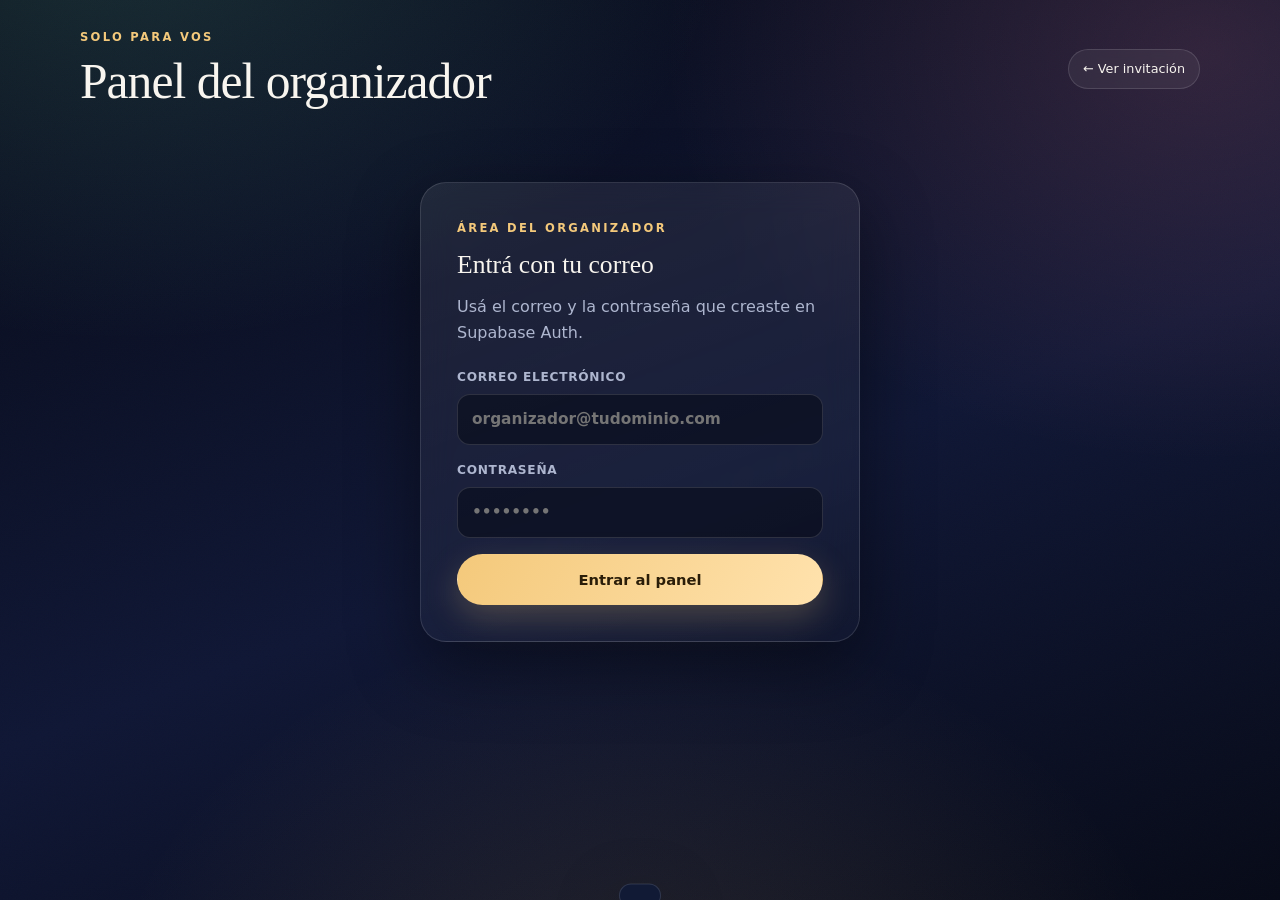
<file: tests/mock-admin.html>
<!doctype html>
<html lang="es">
<head>
<meta charset="utf-8">
<meta name="viewport" content="width=device-width, initial-scale=1">
<meta name="theme-color" content="#080b18">
<title>Panel del organizador · Despedida de Fin de Año</title>
<link rel="stylesheet" href="../assets/styles.css">
<script src="../assets/config.js?v=3"></script>
<script>
/* Cliente Supabase simulado, solo para probar el panel. */
(function(){
  var KEY="invitacion.mockdb";
  var db=[]; try{ db=JSON.parse(sessionStorage.getItem(KEY)||"[]"); }catch(e){}
  function save(){ try{ sessionStorage.setItem(KEY,JSON.stringify(db)); }catch(e){} }
  window.mockDB=db;
  var firmado=false;

  function ejecutar(s){
    if(s.op==="select"){
      var out=db.filter(function(r){ return Object.keys(s.filters).every(function(k){ return String(r[k])===String(s.filters[k]); }); });
      return Promise.resolve({data:out.map(function(r){return Object.assign({},r);}),error:null});
    }
    if(s.op==="insert"){
      var row=Object.assign({id:"id-"+(db.length+1),token:"tok-"+(db.length+1),creado_en:new Date().toISOString(),
        actualizado_en:new Date().toISOString(),confirmado_en:null},s.payload);
      if(row.estado==="asistire") row.confirmado_en=row.creado_en;
      db.push(row); save(); return Promise.resolve({data:[row],error:null});
    }
    if(s.op==="update"){
      var r=db.filter(function(x){return x.id===s.filters.id;})[0];
      if(!r) return Promise.resolve({data:[],error:null});
      Object.assign(r,s.payload); r.actualizado_en=new Date().toISOString();
      if(r.estado==="asistire"&&!r.confirmado_en) r.confirmado_en=r.actualizado_en;
      if(r.estado!=="asistire") r.confirmado_en=null;
      save(); return Promise.resolve({data:[Object.assign({},r)],error:null});
    }
    if(s.op==="delete"){
      var i=db.findIndex(function(x){return x.id===s.filters.id;});
      if(i>=0) db.splice(i,1); save(); return Promise.resolve({data:[],error:null});
    }
    return Promise.resolve({data:null,error:{message:"Operación no soportada"}});
  }

  function query(op,payload){
    var s={op:op,payload:payload||null,filters:{}};
    var api={
      select:function(){return api;},
      order:function(){return ejecutar(s);},
      eq:function(k,v){s.filters[k]=v;return api;},
      insert:function(p){s.op="insert";s.payload=p;return api;},
      update:function(p){s.op="update";s.payload=p;return api;},
      delete:function(){s.op="delete";return api;},
      then:function(res,rej){return ejecutar(s).then(res,rej);}
    };
    return api;
  }

  var client={
    from:function(){return query("select");},
    rpc:async function(name){ if(name==="es_admin") return {data:firmado,error:null}; return {data:null,error:null}; },
    auth:{
      getSession:async function(){return {data:{session:firmado?{user:{email:"organizador@tudominio.com"}}:null}};},
      signInWithPassword:async function(p){
        if(p.email==="organizador@tudominio.com"&&p.password==="clave123"){ firmado=true; return {data:{user:{email:p.email}},error:null}; }
        return {data:null,error:{message:"Credenciales inválidas"}};
      },
      signOut:async function(){firmado=false;return {error:null};}
    }
  };
  window.APP_CONFIG.SUPABASE_URL="https://proyecto-de-pruebas.supabase.co";
  window.APP_CONFIG.SUPABASE_ANON_KEY="eyJhbGciOiJIUzI1NiJ9."+"x".repeat(80)+".mock";
  window.supabase={createClient:function(){return client;}};
})();
</script>
<script defer src="../assets/supabase.js"></script>
<script defer src="../assets/supabase.js?v=2"></script>
<script defer src="../assets/logica.js"></script>
<script defer src="../assets/admin.js"></script>
</head>
<body>
<div class="admin-shell wrap">
  <header class="admin-head">
    <div>
      <div class="kicker">Solo para vos</div>
      <h2>Panel del organizador</h2>
    </div>
    <div class="top-actions">
      <a class="icon-btn" href="index.html">← Ver invitación</a>
      <button class="icon-btn hidden" id="logoutBtn" type="button">Cerrar sesión</button>
    </div>
  </header>

  <div class="setup hidden" id="setupNotice">
    <b>Falta conectar Supabase.</b> Completa <code>assets/config.js</code> y ejecuta <code>sql/schema.sql</code>.
  </div>
  <div class="error-box" id="loginError" role="alert"></div>

  <section class="panel login-card" id="loginCard">
    <div class="kicker">Área del organizador</div>
    <h3 style="font-family:Georgia,serif;font-weight:400;font-size:1.6rem;margin:8px 0">Entrá con tu correo</h3>
    <p style="color:var(--muted);margin:0">Usá el correo y la contraseña que creaste en Supabase Auth.</p>
    <form id="loginForm" style="margin-top:22px">
      <label class="field">Correo electrónico
        <input type="email" id="email" autocomplete="username" required placeholder="organizador@tudominio.com">
      </label>
      <label class="field">Contraseña
        <input type="password" id="password" autocomplete="current-password" required placeholder="••••••••">
      </label>
      <button class="btn primary" type="submit" id="loginBtn">Entrar al panel</button>
    </form>
  </section>

  <section id="adminPanel" class="admin-grid hidden">
    <div class="stat-grid" id="stats"></div>

    <div class="panel">
      <div class="section-head" style="margin-bottom:14px">
        <div><div class="kicker">Gestión</div><h2 style="font-size:1.6rem">Agregar o editar invitado</h2></div>
        <button class="btn small ghost hidden" type="button" id="cancelEditBtn">Cancelar edición</button>
      </div>
      <form id="adminForm" class="admin-toolbar" novalidate>
        <input type="hidden" id="regId">
        <label class="field">Nombre<input type="text" id="admNombre" maxlength="80" required placeholder="Nombre"></label>
        <label class="field">Apellido<input type="text" id="admApellido" maxlength="80" required placeholder="Apellido"></label>
        <label class="field">Teléfono<input type="tel" id="admTelefono" maxlength="30" placeholder="Opcional"></label>
        <label class="field">Acompañantes
          <select id="admAcompanantes"></select>
        </label>
        <label class="field">Estado
          <select id="admEstado">
            <option value="asistire">ASISTIRÉ</option>
            <option value="no_podre">NO PODRÉ ASISTIR</option>
            <option value="cancelado">CANCELADO</option>
          </select>
        </label>
        <button class="btn primary" type="submit" id="admSubmit">Agregar invitado</button>
      </form>
      <div class="error-box" id="adminError" role="alert"></div>
    </div>

    <div class="panel">
      <div class="section-head" style="margin-bottom:14px">
        <div><div class="kicker">Registros</div><h2 style="font-size:1.6rem">Todos los invitados</h2></div>
        <div class="top-actions">
          <button class="btn small ghost" type="button" id="recargarBtn">Recargar</button>
          <button class="btn small primary" type="button" id="exportarBtn">Exportar CSV para Excel</button>
        </div>
      </div>
      <div class="admin-toolbar">
        <label class="field">Buscar<input type="text" id="buscar" placeholder="Nombre, apellido o teléfono"></label>
        <label class="field">Filtrar por estado
          <select id="filtroEstado">
            <option value="">Todos</option>
            <option value="asistire">ASISTIRÉ</option>
            <option value="no_podre">NO PODRÉ ASISTIR</option>
            <option value="cancelado">CANCELADO</option>
          </select>
        </label>
      </div>
      <div class="tabla-wrap">
        <table>
          <thead><tr><th>Nombre</th><th>Apellido</th><th>Teléfono</th><th>Acomp.</th><th>Estado</th><th>Respondido</th><th>Acciones</th></tr></thead>
          <tbody id="tablaBody"></tbody>
        </table>
      </div>
      <div class="estado-lista" id="adminStatus">Cargando…</div>
    </div>
  </section>
</div>
<div id="toast" role="status" aria-live="polite"></div>
</body>
</html>
</file>
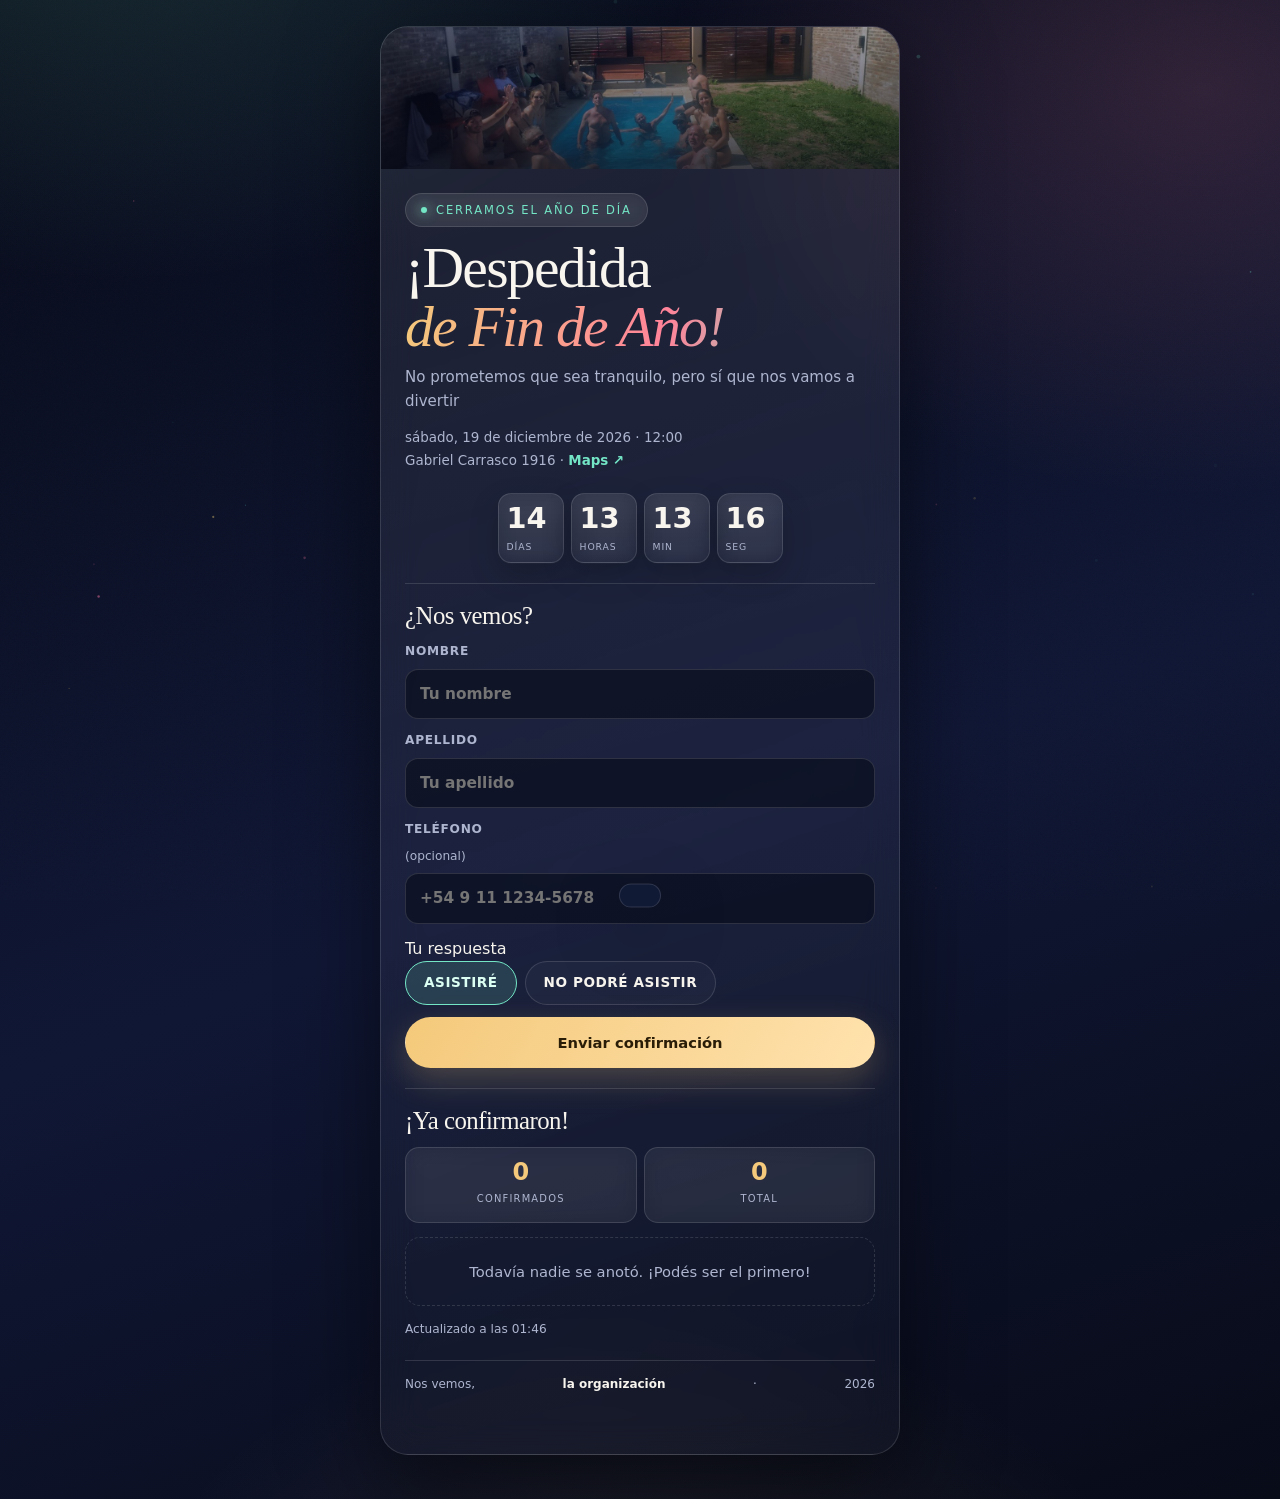
<file: tests/mock.html>
<!doctype html>
<html lang="es">
<head>
<meta charset="utf-8">
<meta name="viewport" content="width=device-width, initial-scale=1">
<meta name="theme-color" content="#080b18">
<meta name="description" content="Tarjeta de invitación a la Despedida de Fin de Año. Confirmá tu asistencia y mirá quién confirmó.">
<title>¡Despedida de Fin de Año!</title>
<link rel="stylesheet" href="../assets/styles.css">
<script src="../assets/config.js?v=3"></script>
<script>
/* Cliente Supabase simulado, solo para pruebas de UI. */
(function(){
  var KEY="invitacion.mockdb";
  var db=[];
  try{ db=JSON.parse(sessionStorage.getItem(KEY)||"[]"); }catch(e){ db=[]; }
  function save(){ try{ sessionStorage.setItem(KEY,JSON.stringify(db)); }catch(e){} }
  function norm(s){ return String(s||"").normalize("NFD").replace(/[\u0300-\u036f]/g,"").trim().toLowerCase(); }
  function clave(d){ return [d.nombre,d.apellido,String(d.telefono||"").replace(/\D/g,"")].map(norm).join("|"); }
  function vista(r){ return {nombre:r.nombre,apellido:r.apellido,acompanantes:r.acompanantes,confirmado_en:r.confirmado_en}; }
  var client={
    rpc: async function(name,p){
      if(name==="confirmar_asistencia"){
        var row={ id:"id-"+db.length, token:"tok-"+(db.length+1), nombre:p.p_nombre.trim(), apellido:p.p_apellido.trim(),
          telefono:p.p_telefono, acompanantes:p.p_estado==="asistire"?Number(p.p_acompanantes):0,
          estado:p.p_estado, confirmado_en:new Date().toISOString() };
        if(db.some(function(r){return clave(r)===clave(row);})) return {data:null,error:{code:"23505",message:"DUPLICADO"}};
        db.push(row); save(); return {data:[row],error:null};
      }
      if(name==="obtener_mi_confirmacion"){
        var found=db.filter(function(r){return r.token===p.p_token;});
        return {data:found,error:found.length?null:{code:"P0002",message:"NO_ENCONTRADO"}};
      }
      if(name==="actualizar_mi_confirmacion"){
        var r=db.filter(function(x){return x.token===p.p_token;})[0];
        if(!r) return {data:null,error:{code:"P0002",message:"NO_ENCONTRADO"}};
        if(p.p_cancelar){ r.estado="cancelado"; r.acompanantes=0; }
        else{
          var tmp={nombre:p.p_nombre,apellido:p.p_apellido,telefono:p.p_telefono};
          if(db.some(function(x){return x.token!==r.token && clave(x)===clave(tmp);})) return {data:null,error:{code:"23505",message:"DUPLICADO"}};
          r.nombre=p.p_nombre.trim(); r.apellido=p.p_apellido.trim(); r.telefono=p.p_telefono;
          r.acompanantes=p.p_estado==="asistire"?Number(p.p_acompanantes):0; r.estado=p.p_estado;
        }
        save(); return {data:[r],error:null};
      }
      if(name==="listado_confirmados") return {data:db.filter(function(r){return r.estado==="asistire";}).map(vista),error:null};
      if(name==="totales_publicos"){
        var a=db.filter(function(r){return r.estado==="asistire";});
        var c=a.reduce(function(s,r){return s+Number(r.acompanantes||0);},0);
        return {data:[{personas:a.length,acompanantes:c,total:a.length+c}],error:null};
      }
      return {data:null,error:{message:"RPC desconocida"}};
    },
    auth:{getSession:async function(){return {data:{session:null}};}}
  };
  window.APP_CONFIG.SUPABASE_URL="https://proyecto-de-pruebas.supabase.co";
  window.APP_CONFIG.SUPABASE_ANON_KEY="eyJhbGciOiJIUzI1NiJ9."+"x".repeat(80)+".mock";
  window.APP_CONFIG.EVENTO.FOTO_FONDO="../assets/foto.jpg";
  window.supabase={createClient:function(){return client;}};
  window.mockDB=db;
})();
</script>
<script defer src="../assets/supabase.js"></script>
<script defer src="../assets/supabase.js?v=2"></script>
<script defer src="../assets/logica.js"></script>
<script defer src="../assets/app.js"></script>
</head>
<body>
<canvas id="fx" aria-hidden="true"></canvas>

<main class="wrap tarjeta-wrap">
  <div class="setup hidden" id="setupNotice">
    <b>Vista previa:</b> falta conectar Supabase. Completá <code>assets/config.js</code> y ejecutá <code>sql/schema.sql</code>.
  </div>

  <article class="tarjeta" id="tarjeta">
    <div class="tarjeta-foto" id="tarjetaFoto" aria-hidden="true"></div>

    <div class="tarjeta-body">
      <div class="eyebrow">Cerramos el año de día</div>
      <h1>¡Despedida <span>de Fin de Año!</span></h1>
      <p class="lead" id="bienvenida"></p>

      <p class="datos">
        <span id="d-fecha"></span> · <span id="d-hora"></span><br>
        <span id="d-lugar"></span> · <a id="mapaBtn" class="mini-link" href="#" target="_blank" rel="noopener noreferrer">Maps ↗</a>
      </p>

      <div class="countdown" id="countdown" role="timer" aria-label="Cuenta regresiva">
        <div class="unit"><b id="cd-d">--</b><small>días</small></div>
        <div class="unit"><b id="cd-h">--</b><small>horas</small></div>
        <div class="unit"><b id="cd-m">--</b><small>min</small></div>
        <div class="unit"><b id="cd-s">--</b><small>seg</small></div>
      </div>

      <div class="bloque" id="confirmar">
        <h2>¿Nos vemos?</h2>
        <form id="rsvpForm" novalidate>
          <label class="field">Nombre
            <input type="text" id="nombre" name="nombre" autocomplete="given-name" placeholder="Tu nombre" required maxlength="80">
          </label>
          <label class="field">Apellido
            <input type="text" id="apellido" name="apellido" autocomplete="family-name" placeholder="Tu apellido" required maxlength="80">
          </label>
          <label class="field">Teléfono <span class="opcional">(opcional)</span>
            <input type="tel" id="telefono" name="telefono" autocomplete="tel" placeholder="+54 9 11 1234-5678" maxlength="30">
          </label>
          <div class="field">Tu respuesta
            <div class="pills" role="radiogroup" aria-label="Confirmación">
              <label class="pill"><input type="radio" name="estado" value="asistire" checked><span>ASISTIRÉ</span></label>
              <label class="pill"><input type="radio" name="estado" value="no_podre"><span>NO PODRÉ ASISTIR</span></label>
            </div>
          </div>
          <div class="error-box" id="formError" role="alert"></div>
          <button class="btn primary" type="submit" id="submitBtn">Enviar confirmación</button>
        </form>

        <div class="edit-banner hidden" id="editBanner">
          Cambiando los datos de tu confirmación.
          <div style="margin-top:10px;display:flex;gap:8px;flex-wrap:wrap">
            <button class="btn small danger" type="button" id="cancelarBtn">Cancelar mi confirmación</button>
            <button class="btn small ghost" type="button" id="salirEditBtn">Salir</button>
          </div>
        </div>

        <div class="confirm" id="confirmPanel" aria-live="polite">
          <div class="check" aria-hidden="true">✓</div>
          <h3 id="confirmTitulo">¡Anotado!</h3>
          <p id="confirmTexto"></p>
          <div class="privado">
            <h4>Tu enlace privado</h4>
            <p>Guardalo para modificar o cancelar tu respuesta.</p>
            <div class="link-row">
              <input type="text" id="linkEditar" readonly aria-label="Enlace privado de edición">
              <button class="btn small ghost" type="button" id="copiarLink">Copiar</button>
            </div>
            <a class="btn small ghost" id="whatsappLink" href="#" target="_blank" rel="noopener noreferrer">Enviármelo por WhatsApp ↗</a>
            <div style="margin-top:12px"><button class="btn small ghost" type="button" id="volverForm">Volver al formulario</button></div>
          </div>
        </div>
      </div>

      <div class="bloque" id="confirmados">
        <h2>¡Ya confirmaron!</h2>
        <div class="totales">
          <div class="total"><b id="totPersonas">0</b><span>Confirmados</span></div>
          <div class="total"><b id="totGeneral">0</b><span>Total</span></div>
        </div>
        <div class="lista" id="listaConfirmados" aria-live="polite"></div>
        <div class="estado-lista" id="estadoLista">Cargando lista…</div>
      </div>

      <footer class="tarjeta-foot">Nos vemos, <b id="anfitrion"></b> · <span id="year"></span></footer>
    </div>
  </article>
</main>

<div id="toast" role="status" aria-live="polite"></div>
</body>
</html>
</file>
<file: assets/styles.css>
:root{
  --bg:#080b18;--bg2:#101735;--ink:#f8f5ef;--muted:#aeb6cf;
  --gold:#f4c97b;--rose:#ff8399;--mint:#74e6c6;--line:rgba(255,255,255,.13);
  --glass:rgba(255,255,255,.055);--radius:22px;--shadow:0 24px 70px rgba(0,0,0,.42);
}
*{box-sizing:border-box}
html{scroll-behavior:smooth}
body{
  margin:0;min-height:100vh;color:var(--ink);overflow-x:hidden;
  font-family:"Segoe UI",Inter,system-ui,-apple-system,sans-serif;line-height:1.6;
  background:
    radial-gradient(1000px 720px at 10% -10%,rgba(116,230,198,.16),transparent 60%),
    radial-gradient(900px 680px at 94% 6%,rgba(255,131,153,.15),transparent 60%),
    radial-gradient(900px 700px at 50% 115%,rgba(244,201,123,.11),transparent 60%),
    linear-gradient(160deg,var(--bg),var(--bg2) 55%,var(--bg));
}
body::before{content:"";position:fixed;inset:0;z-index:0;pointer-events:none;opacity:.22;mix-blend-mode:soft-light;
  background-image:url("data:image/svg+xml,%3Csvg xmlns='http://www.w3.org/2000/svg' width='160' height='160'%3E%3Cfilter id='n'%3E%3CfeTurbulence type='fractalNoise' baseFrequency='.85' numOctaves='3' stitchTiles='stitch'/%3E%3C/filter%3E%3Crect width='100%25' height='100%25' filter='url(%23n)' opacity='.3'/%3E%3C/svg%3E");}
#fx{position:fixed;inset:0;width:100%;height:100%;z-index:1;pointer-events:none}
.wrap{width:min(1120px,92vw);margin-inline:auto;position:relative;z-index:2}
a{color:inherit}button,input,select{font:inherit}
:focus-visible{outline:2px solid var(--gold);outline-offset:3px;border-radius:8px}
.hidden{display:none!important}

/* Barra superior */
.topbar{display:flex;align-items:center;justify-content:space-between;gap:14px;padding:20px 0}
.brand{display:flex;align-items:center;gap:10px;font-size:.72rem;font-weight:700;letter-spacing:.15em;text-transform:uppercase;color:var(--muted)}
.brand .dot{width:9px;height:9px;border-radius:50%;background:var(--gold);box-shadow:0 0 18px var(--gold)}
.top-actions{display:flex;gap:8px;align-items:center;flex-wrap:wrap;justify-content:flex-end}
.icon-btn{display:inline-flex;align-items:center;gap:8px;border:1px solid var(--line);background:var(--glass);color:var(--ink);
  border-radius:999px;padding:9px 14px;cursor:pointer;backdrop-filter:blur(12px);transition:.25s;font-size:.8rem;text-decoration:none}
.icon-btn:hover{transform:translateY(-2px);border-color:rgba(244,201,123,.5);background:rgba(244,201,123,.1)}
.eq{display:flex;gap:2px;align-items:flex-end;height:12px}
.eq i{width:2px;height:5px;background:currentColor;border-radius:2px;animation:eq 1s ease-in-out infinite alternate}
.eq i:nth-child(2){animation-delay:.2s}.eq i:nth-child(3){animation-delay:.4s}
.icon-btn.playing .eq i{height:11px}
@keyframes eq{from{height:3px}to{height:12px}}

/* Aviso de configuración */
.setup{border:1px solid rgba(244,201,123,.4);background:rgba(244,201,123,.09);border-radius:16px;padding:14px 18px;margin:6px 0 18px;font-size:.88rem;color:#ffe6bb}
.setup b{color:#fff}

/* Hero */
.hero{min-height:100vh;min-height:100svh;display:grid;place-items:center;text-align:center;padding:30px 0 66px;position:relative;overflow:hidden}
.hero-content{position:relative;z-index:2;width:100%}
.hero.con-foto::before{content:"";position:absolute;inset:0;z-index:1;background-image:linear-gradient(180deg,rgba(8,11,24,.78),rgba(8,11,24,.55) 45%,rgba(8,11,24,.92)),var(--foto);background-size:cover;background-position:center;background-repeat:no-repeat}
.eyebrow{display:inline-flex;align-items:center;gap:9px;border:1px solid var(--line);background:var(--glass);border-radius:999px;
  padding:7px 15px;font-size:.72rem;letter-spacing:.16em;text-transform:uppercase;color:var(--mint);backdrop-filter:blur(10px)}
.eyebrow::before{content:"";width:6px;height:6px;border-radius:50%;background:var(--mint);box-shadow:0 0 12px var(--mint)}
h1{font-family:Georgia,"Times New Roman",serif;font-weight:400;letter-spacing:-.03em;line-height:1.02;font-size:clamp(2.8rem,8.4vw,6.4rem);margin:22px 0 14px;text-wrap:balance}
h1 span{display:block;font-style:italic;background:linear-gradient(100deg,var(--gold),var(--rose) 55%,var(--mint));-webkit-background-clip:text;background-clip:text;color:transparent}
.lead{max-width:640px;margin:0 auto;color:var(--muted);font-size:clamp(1rem,2.1vw,1.14rem)}
.lead strong{color:var(--ink)}
.countdown{display:flex;justify-content:center;gap:10px;margin:36px 0 28px;flex-wrap:wrap}
.unit{min-width:88px;padding:14px 12px 11px;border:1px solid var(--line);border-radius:16px;
  background:linear-gradient(180deg,rgba(255,255,255,.08),rgba(255,255,255,.02));backdrop-filter:blur(10px);box-shadow:0 12px 30px rgba(0,0,0,.2)}
.unit b{display:block;font-variant-numeric:tabular-nums;font-size:clamp(1.7rem,4vw,2.5rem);line-height:1;font-weight:650}
.unit small{display:block;margin-top:7px;font-size:.66rem;letter-spacing:.16em;text-transform:uppercase;color:var(--muted)}
.countdown.done .unit b{font-size:1rem;padding:12px 0;color:var(--gold)}
.cta-row{display:flex;gap:12px;justify-content:center;flex-wrap:wrap}
.btn{display:inline-flex;align-items:center;justify-content:center;gap:9px;border:1px solid var(--line);border-radius:999px;
  padding:13px 22px;cursor:pointer;text-decoration:none;font-weight:600;font-size:.92rem;transition:transform .25s,box-shadow .25s,background .25s,border-color .25s}
.btn:hover{transform:translateY(-3px)}
.btn:disabled{opacity:.45;cursor:not-allowed;transform:none}
.btn.primary{background:linear-gradient(120deg,var(--gold),#ffe2ad);color:#2a1d08;border-color:transparent;box-shadow:0 12px 34px rgba(244,201,123,.24)}
.btn.primary:hover{box-shadow:0 18px 42px rgba(244,201,123,.36)}
.btn.ghost{background:var(--glass);color:var(--ink);backdrop-filter:blur(10px)}
.btn.ghost:hover{border-color:rgba(116,230,198,.5);background:rgba(116,230,198,.09)}
.btn.small{padding:9px 15px;font-size:.8rem}
.btn.danger{border-color:rgba(255,131,153,.5);color:#ffc4ce;background:rgba(255,131,153,.08)}
.scroll-hint{margin-top:50px;font-size:.72rem;letter-spacing:.2em;text-transform:uppercase;color:rgba(174,182,207,.65);display:flex;flex-direction:column;align-items:center;gap:8px}
.scroll-hint::after{content:"";width:1px;height:36px;background:linear-gradient(var(--gold),transparent);animation:drop 1.8s ease-in-out infinite}
@keyframes drop{0%,100%{transform:scaleY(.4);transform-origin:top;opacity:.4}50%{transform:scaleY(1);opacity:1}}

/* Secciones */
.section{padding:76px 0;scroll-margin-top:18px}
.section-head{display:flex;align-items:end;justify-content:space-between;gap:20px;margin-bottom:28px;flex-wrap:wrap}
.kicker{font-size:.72rem;letter-spacing:.2em;text-transform:uppercase;color:var(--gold);font-weight:700}
h2{font-family:Georgia,"Times New Roman",serif;font-size:clamp(2rem,5vw,3.1rem);font-weight:400;line-height:1.12;margin:8px 0 0;letter-spacing:-.02em}
.section-head p{max-width:430px;color:var(--muted);margin:0;font-size:.94rem}
.cards{display:grid;grid-template-columns:repeat(auto-fit,minmax(210px,1fr));gap:14px}
.card{border:1px solid var(--line);background:linear-gradient(160deg,rgba(255,255,255,.075),rgba(255,255,255,.02));border-radius:var(--radius);
  padding:24px;backdrop-filter:blur(14px);box-shadow:var(--shadow);transition:transform .3s,border-color .3s}
.card:hover{transform:translateY(-6px);border-color:rgba(244,201,123,.4)}
.card .ico{width:38px;height:38px;border-radius:12px;display:grid;place-items:center;background:rgba(244,201,123,.12);color:var(--gold);font-size:1.05rem;margin-bottom:15px}
.card h3{margin:0 0 6px;font-size:1.04rem}.card p{margin:0;color:var(--muted);font-size:.9rem}
.card p b{color:var(--ink);font-weight:600}.card a{color:var(--mint);text-decoration:none;font-weight:600}
.agenda{margin-top:24px;border:1px solid var(--line);border-radius:var(--radius);background:var(--glass);backdrop-filter:blur(14px);padding:8px 26px}
.agenda ul{margin:0;padding:0}.agenda li{list-style:none;display:grid;grid-template-columns:78px 1fr;gap:18px;padding:14px 0;border-bottom:1px solid rgba(255,255,255,.07)}
.agenda li:last-child{border-bottom:0}.agenda time{color:var(--gold);font-weight:700;font-size:.86rem;font-variant-numeric:tabular-nums}.agenda span{color:var(--muted);font-size:.92rem}

/* Formulario y paneles */
.panel{border:1px solid var(--line);border-radius:26px;background:linear-gradient(160deg,rgba(255,255,255,.08),rgba(255,255,255,.02));
  backdrop-filter:blur(16px);box-shadow:var(--shadow);padding:clamp(22px,4vw,36px)}
.panel.alt{background:linear-gradient(165deg,rgba(255,131,153,.1),rgba(116,230,198,.055))}
.panel.alt h3{font-family:Georgia,serif;font-size:1.7rem;font-weight:400;margin:6px 0 12px}
.panel.alt p{color:var(--muted)}
.rsvp-grid{display:grid;grid-template-columns:1.1fr .9fr;gap:18px;align-items:stretch}
form{display:grid;gap:16px;margin-top:22px}
label.field{display:grid;gap:7px;font-size:.76rem;letter-spacing:.06em;text-transform:uppercase;color:var(--muted);font-weight:600}
label.field .opcional{text-transform:none;letter-spacing:0;font-weight:400}
input[type=text],input[type=tel],input[type=password],input[type=email],select{
  width:100%;background:rgba(6,10,22,.55);border:1px solid var(--line);border-radius:13px;color:var(--ink);
  padding:12px 14px;font-size:.96rem;text-transform:none;letter-spacing:0;transition:border-color .2s,background .2s}
input:focus,select:focus{border-color:var(--gold);background:rgba(6,10,22,.82);outline:none}
select option{background:#101731;color:var(--ink)}
.pills{display:flex;gap:8px;flex-wrap:wrap}
.pill{position:relative}.pill input{position:absolute;opacity:0;inset:0;cursor:pointer}
.pill span{display:block;border:1px solid var(--line);border-radius:999px;padding:10px 18px;font-size:.85rem;cursor:pointer;transition:.2s;background:rgba(255,255,255,.03);font-weight:700;letter-spacing:.04em}
.pill input:checked+span{background:rgba(116,230,198,.16);border-color:var(--mint);color:#dcfff3}
.pill input:focus-visible+span{outline:2px solid var(--gold);outline-offset:3px}
.form-actions{display:flex;align-items:center;gap:12px;flex-wrap:wrap;margin-top:4px}
.mini-note{font-size:.76rem;color:var(--muted)}
.edit-banner{border:1px solid rgba(116,230,198,.4);background:rgba(116,230,198,.09);color:#d6fff0;border-radius:14px;padding:12px 15px;font-size:.86rem;margin-top:18px}
.confirm{display:none;text-align:center;padding:20px 4px}
.confirm .check{width:62px;height:62px;border-radius:50%;display:grid;place-items:center;margin:0 auto 16px;font-size:1.6rem;
  background:rgba(116,230,198,.14);color:var(--mint);border:1px solid rgba(116,230,198,.42)}
.confirm h3{font-family:Georgia,serif;font-weight:400;font-size:1.8rem;margin:0 0 8px}
.confirm p{color:var(--muted);margin:0 auto 16px;max-width:430px}
.link-row{display:flex;gap:8px;align-items:center;max-width:520px;margin:0 auto 14px}
.link-row input{font-size:.78rem}
.privado{margin-top:20px;border-top:1px solid var(--line);padding-top:18px;text-align:left}
.privado h4{margin:0 0 6px;font-size:.9rem;color:var(--gold)}
.privado p{margin:0 0 12px;font-size:.82rem;text-align:left}
.error-box{border:1px solid rgba(255,131,153,.45);background:rgba(255,131,153,.1);color:#ffd0d8;border-radius:13px;padding:11px 14px;font-size:.85rem;display:none}
.error-box.show{display:block}

/* Lista pública */
.totales{display:grid;grid-template-columns:repeat(auto-fit,minmax(160px,1fr));gap:12px;margin-bottom:22px}
.total{border:1px solid var(--line);border-radius:18px;background:var(--glass);backdrop-filter:blur(12px);padding:18px;text-align:center}
.total b{display:block;font-size:2.1rem;line-height:1;font-variant-numeric:tabular-nums;color:var(--gold)}
.total span{font-size:.74rem;letter-spacing:.12em;text-transform:uppercase;color:var(--muted)}
.lista{display:grid;grid-template-columns:repeat(auto-fill,minmax(220px,1fr));gap:10px;min-height:70px}
.asistente{display:flex;align-items:center;gap:12px;border:1px solid var(--line);background:rgba(255,255,255,.045);border-radius:15px;padding:12px 15px;animation:aparece .45s ease both}
.asistente .av{width:34px;height:34px;border-radius:50%;display:grid;place-items:center;background:linear-gradient(135deg,var(--gold),var(--rose));color:#2a1d08;font-weight:800;font-size:.8rem;flex:none}
.asistente .nom{font-size:.92rem;font-weight:600;line-height:1.25}
.asistente .extra{font-size:.73rem;color:var(--muted)}
.vacio{grid-column:1/-1;color:var(--muted);font-size:.92rem;border:1px dashed var(--line);border-radius:15px;padding:22px;text-align:center}
.estado-lista{font-size:.76rem;color:var(--muted);margin-top:14px}
@keyframes aparece{from{opacity:0;transform:translateY(8px)}to{opacity:1;transform:none}}

/* Sobre */
.surprise{text-align:center}.surprise>p{color:var(--muted);max-width:470px;margin:12px auto 0}
.envelope{width:210px;height:140px;margin:26px auto 20px;border-radius:14px;position:relative;cursor:pointer;
  background:linear-gradient(145deg,#f4c97b,#d99a55);border:0;padding:0;box-shadow:0 22px 50px rgba(0,0,0,.4);transition:transform .35s,height .5s}
.envelope:hover{transform:translateY(-6px) rotate(-2deg)}
.envelope::before{content:"";position:absolute;inset:0;border-radius:14px;background:linear-gradient(135deg,rgba(255,255,255,.3),transparent 55%)}
.envelope .flap{position:absolute;left:0;right:0;top:0;height:0;border-left:105px solid transparent;border-right:105px solid transparent;
  border-top:78px solid #ffe2ad;transform-origin:top;transition:transform .6s cubic-bezier(.2,.8,.2,1);border-radius:14px 14px 0 0;z-index:3}
.envelope .seal{position:absolute;top:44px;left:50%;transform:translateX(-50%);width:34px;height:34px;border-radius:50%;background:var(--rose);
  display:grid;place-items:center;color:#5b1524;font-size:1rem;z-index:4;box-shadow:0 4px 12px rgba(0,0,0,.25)}
.envelope .letter{position:absolute;left:14px;right:14px;top:18px;background:#fffaf0;border-radius:8px;padding:18px 14px;color:#5b4321;
  font-family:Georgia,serif;font-size:.85rem;line-height:1.5;opacity:0;transition:.6s ease .2s;z-index:2}
.envelope.open .flap{transform:rotateX(180deg)}
.envelope.open .seal{opacity:0;transform:translateX(-50%) scale(.4);transition:.3s}
.envelope.open .letter{opacity:1;transform:translateY(-74px)}
.envelope.open{height:180px}
.hint{font-size:.74rem;color:var(--muted);letter-spacing:.12em;text-transform:uppercase}

footer{border-top:1px solid rgba(255,255,255,.08);padding:28px 0 40px;color:var(--muted);font-size:.82rem;display:flex;justify-content:space-between;gap:14px;flex-wrap:wrap}
footer b{color:var(--ink)}footer a{color:var(--gold);text-decoration:none}

#toast{position:fixed;left:50%;bottom:26px;transform:translate(-50%,140%);z-index:30;background:#111a35;border:1px solid var(--line);
  border-radius:999px;padding:11px 20px;font-size:.87rem;box-shadow:var(--shadow);transition:transform .35s cubic-bezier(.2,.9,.2,1);max-width:90vw;text-align:center}
#toast.show{transform:translate(-50%,0)}
.reveal{opacity:0;transform:translateY(26px);transition:opacity .7s,transform .7s cubic-bezier(.2,.8,.2,1)}
.reveal.in{opacity:1;transform:none}

/* Panel de administración */
.admin-shell{min-height:100vh;padding:28px 0 60px}
.admin-head{display:flex;justify-content:space-between;align-items:center;gap:14px;flex-wrap:wrap;margin-bottom:26px}
.login-card{max-width:440px;margin:8vh auto}
.login-card h2{margin-bottom:10px}
.admin-grid{display:grid;gap:16px}
.stat-grid{display:grid;grid-template-columns:repeat(auto-fit,minmax(150px,1fr));gap:12px}
.stat{border:1px solid var(--line);border-radius:16px;background:var(--glass);padding:16px}
.stat b{display:block;font-size:1.8rem;color:var(--gold);font-variant-numeric:tabular-nums;line-height:1.1}
.stat span{font-size:.72rem;letter-spacing:.1em;text-transform:uppercase;color:var(--muted)}
.admin-toolbar{display:flex;gap:10px;flex-wrap:wrap;align-items:end;margin-bottom:14px}
.admin-toolbar label{min-width:170px;flex:1}
.tabla-wrap{overflow-x:auto;border:1px solid var(--line);border-radius:18px;background:rgba(255,255,255,.035)}
table{border-collapse:collapse;width:100%;min-width:760px;font-size:.87rem}
th,td{text-align:left;padding:12px 14px;border-bottom:1px solid rgba(255,255,255,.07);white-space:nowrap}
th{font-size:.7rem;letter-spacing:.1em;text-transform:uppercase;color:var(--muted);background:rgba(255,255,255,.035)}
tbody tr:last-child td{border-bottom:0}
tbody tr:hover{background:rgba(255,255,255,.035)}
.badge{display:inline-block;border-radius:999px;padding:4px 10px;font-size:.72rem;font-weight:700}
.badge.asistire{background:rgba(116,230,198,.14);color:var(--mint)}
.badge.no_podre{background:rgba(255,131,153,.13);color:#ffb3c2}
.badge.cancelado{background:rgba(255,255,255,.09);color:var(--muted)}
.acciones{display:flex;gap:6px;flex-wrap:wrap}

/* Tarjeta única (reemplaza a las secciones de la web anterior) */
.tarjeta-wrap{min-height:100vh;display:grid;place-items:center;align-content:center;padding:26px 0 44px}
.tarjeta{width:min(520px,94vw);border:1px solid var(--line);border-radius:28px;overflow:hidden;
  background:linear-gradient(165deg,rgba(255,255,255,.085),rgba(255,255,255,.02));
  backdrop-filter:blur(18px);box-shadow:0 30px 90px rgba(0,0,0,.5)}
.tarjeta-foto{height:142px;background-size:cover;background-position:center;background-repeat:no-repeat;
  background-image:linear-gradient(180deg,rgba(8,11,24,.25),rgba(8,11,24,.78)),var(--foto)}
.tarjeta-body{padding:24px 24px 20px}
.tarjeta h1{font-size:clamp(2.3rem,8vw,3.6rem);margin:12px 0 8px}
.tarjeta .lead{font-size:.94rem}
.datos{font-size:.84rem;color:var(--muted);margin:14px 0 0;line-height:1.7}
.mini-link{color:var(--mint);text-decoration:none;font-weight:700}
.tarjeta .countdown{margin:20px 0 2px;gap:7px}
.tarjeta .unit{min-width:66px;padding:10px 8px 8px;border-radius:13px}
.tarjeta .unit b{font-size:1.8rem}
.tarjeta .unit small{font-size:.58rem;letter-spacing:.1em}
.bloque{border-top:1px solid var(--line);margin-top:20px;padding-top:18px}
.tarjeta h2{font-size:1.55rem;margin:0 0 12px}
.tarjeta form{gap:12px;margin-top:0}
.tarjeta form .btn.primary{width:100%}
.tarjeta .totales{gap:7px;margin-bottom:14px}
.tarjeta .total{padding:12px 8px;border-radius:14px}
.tarjeta .total b{font-size:1.5rem}
.tarjeta .total span{font-size:.62rem}
.tarjeta .lista{grid-template-columns:1fr;gap:7px;min-height:0}
.tarjeta .asistente{padding:9px 12px}
.tarjeta-foot{border-top:1px solid var(--line);margin-top:20px;padding-top:14px;text-align:center;font-size:.75rem;color:var(--muted)}

@media(max-width:760px){
  .rsvp-grid{grid-template-columns:1fr}.section{padding:56px 0}.unit{min-width:74px}
  .agenda{padding:6px 18px}.agenda li{grid-template-columns:60px 1fr;gap:10px}
  .topbar{padding-top:14px}.hero{padding-top:14px}
}
@media(prefers-reduced-motion:reduce){
  html{scroll-behavior:auto}
  *,*::before,*::after{animation-duration:.01ms!important;animation-iteration-count:1!important;transition-duration:.01ms!important}
  .reveal{opacity:1;transform:none}
}
</file>
